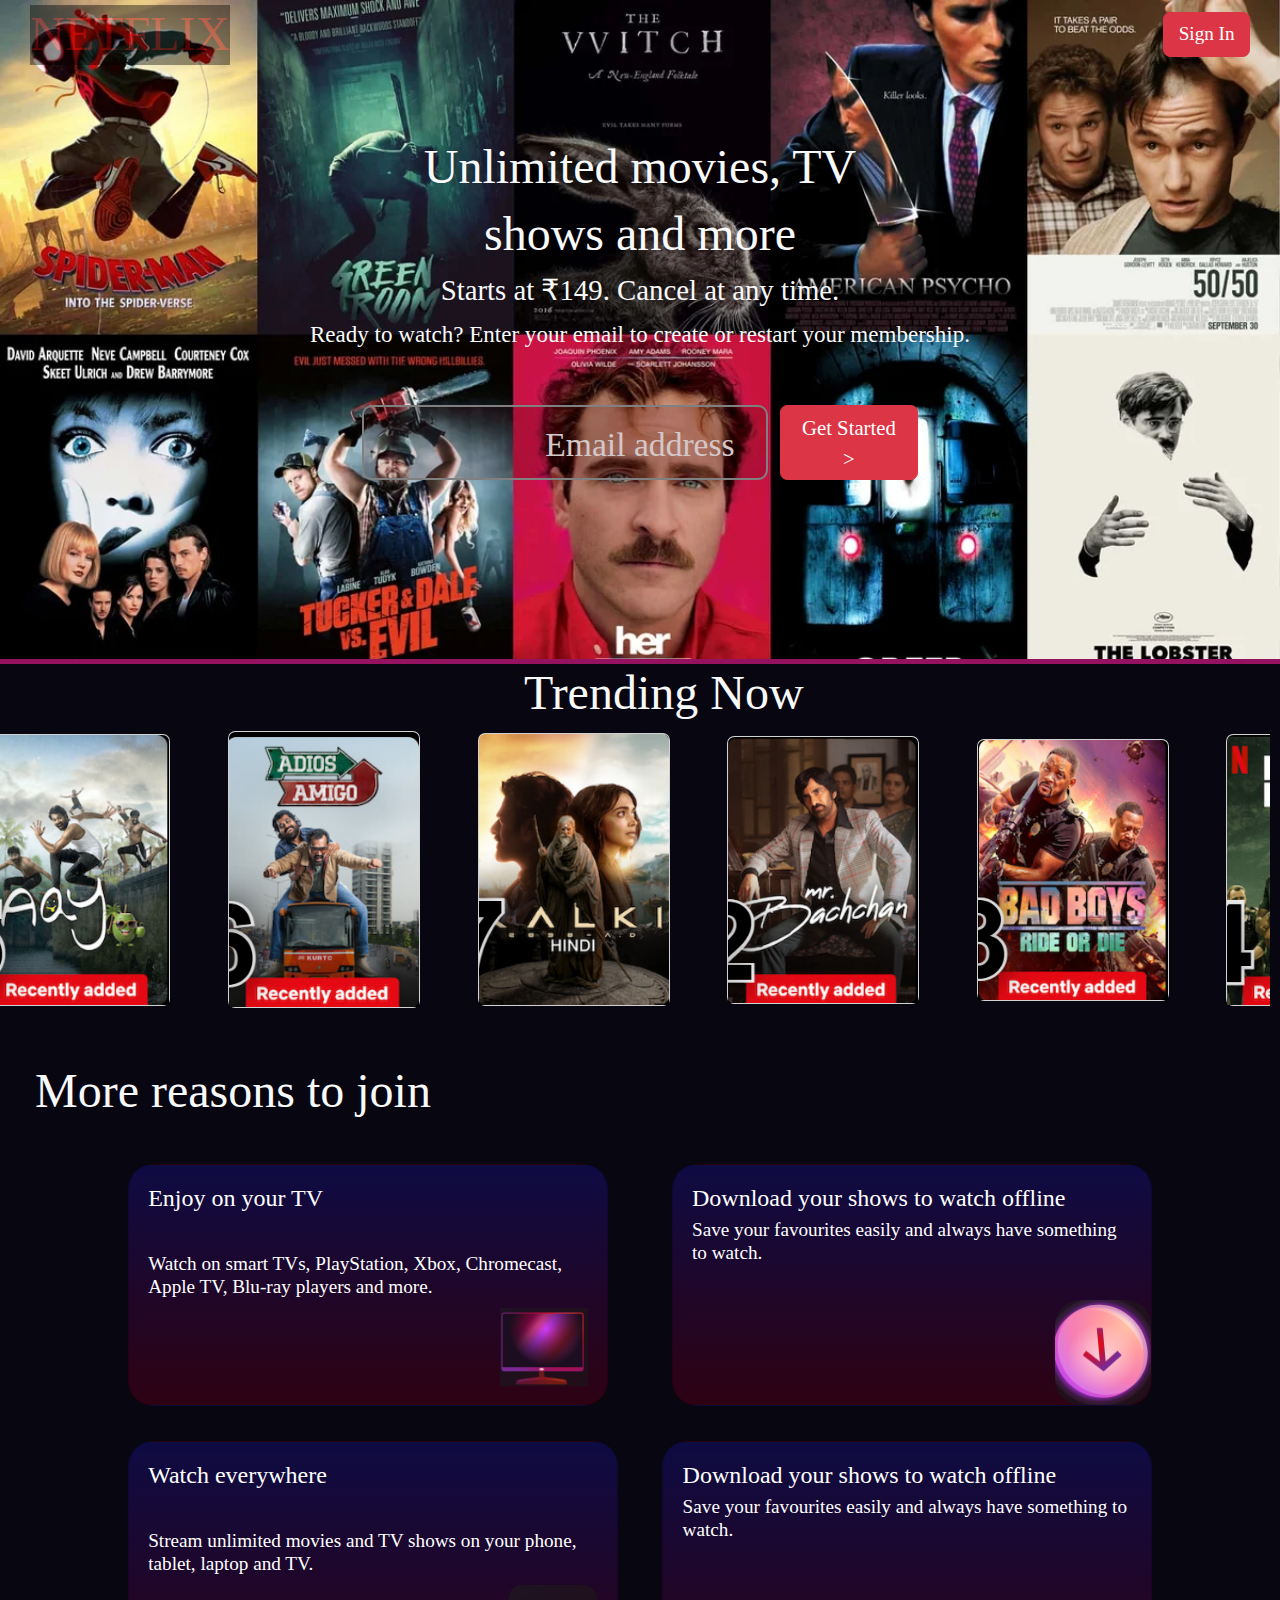
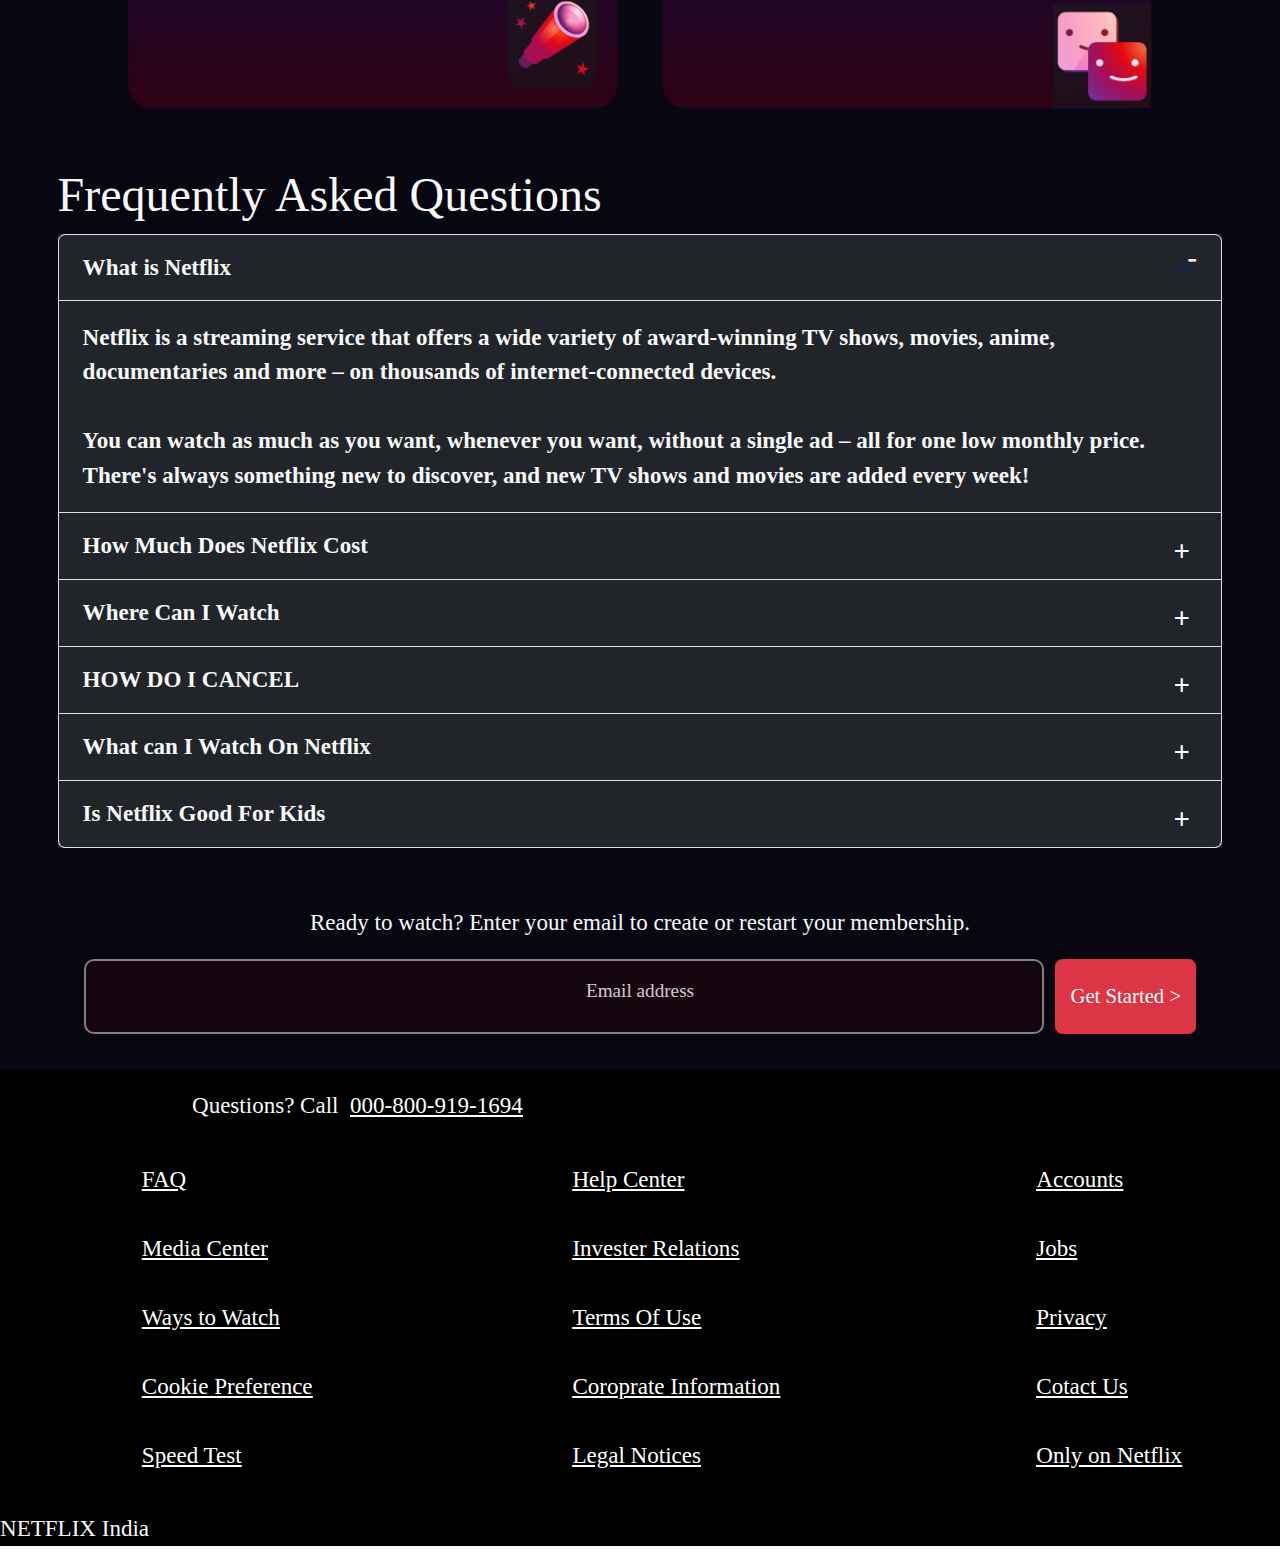
<file: index.html>
<!DOCTYPE html>
<html lang="en">
<head>
    <meta charset="UTF-8">
    <meta name="viewport" content="width=device-width, initial-scale=1.0">
    <title>Netflix India-Watch TV Shows Online,Watch Movies Online</title>
    <link rel="stylesheet" href="https://cdnjs.cloudflare.com/ajax/libs/font-awesome/6.2.1/css/all.min.css">
    <link href="https://cdn.jsdelivr.net/npm/bootstrap@5.3.3/dist/css/bootstrap.min.css" rel="stylesheet" integrity="sha384-QWTKZyjpPEjISv5WaRU9OFeRpok6YctnYmDr5pNlyT2bRjXh0JMhjY6hW+ALEwIH" crossorigin="anonymous">

    <link rel="icon" href="Icons/netflix icon.png" type="image/x-icon">

    <link rel="stylesheet" href="style.css">
</head>
<body>

<header id="MainHeadder">
<div id="HeaderDiv1">


<div id="ForNetflixLetter">
  <h1 style="color: rgba(255, 4, 4, 0.686);opacity: 1;">NETFLIX</h1>
</div>


<div  id="ForSignIn">
    <button onclick="signin()"  type="button" class="btn btn-danger w-5 h-4">Sign In</button>
</div>
<br>
<br>


</div>
<br>
<br>

        
<div class="text-light" id="MidHeader">
    <h1 >Unlimited movies, TV</h1>
    <h1 >shows and more</h1>
    <h4 >Starts at ₹149. Cancel at any time.</h4>
    <p>Ready to watch? Enter your email to create or restart your membership.
    </p>
    <br>
    
    <div id="ForSearchBarAndButtonsSet1">
      <input id="input1" class="text-light" type="text" placeholder=" " >
    <div id="LabelLineA" class="text-light"><h3>Email address</h3></div>
    <br>
    &nbsp;&nbsp;
    <button id="getStarted" type="button" onclick="scrollToLabel()" class="btn btn-danger">Get Started ></button>
    
    </div>
    
    
    
    
    
    
    
    </div>



</header>

<div class="Bordr">

</div>



















<section id="MidSection">
<div id="MidSectionMainDiv">
<div id="midSectionCard1">
 <h1 class="text-light ms-5">Trending Now</h1>



  <div id="encloseCard1">
 <ul id="ulMid1" class="unstyled-list d-flex allign-center justify-content-center gap-5">
 <li id="liA">
   <div class="card" style="width: 10rem;">
    <a href="#"> <img src="Sector36Card1.png" class="card-img-top" alt="..."></a>
     </div>
 </li>
 
 <li id="liA">
   <div class="card" style="width: 10rem;">
    <a href="#"> <img src="mrBachanCard2.png" class="card-img-top" alt="..."></a>
     </div>
 </li>
 
 <li id="liA">
   <div class="card" style="width:10rem;">
    <a href="#"> <img src="BadBoysCard3.png" class="card-img-top" alt="..."></a>
     </div>
 </li>
 
 <li id="liA">
   <div class="card" style="width: 10rem;">
    <a href="#"> <img src="rebalReidgeCard4.png" class="card-img-top" alt="..."></a>
     </div>
 </li>
 
 <li id="liA">
   <div class="card" style="width: 10rem;">
    <a href="#"> <img src="AyeCard5.png" class="card-img-top" alt="..."></a>
     </div>
 </li>



 <li id="liA">
  <div class="card" style="width: 10rem;">
   <a href="#"> <img src="Amigo.png" class="card-img-top" alt="..."></a>
    </div>
</li>


<li id="liA">
  <div class="card" style="width: 10rem;">
   <a href="#"> <img src="Kalki.png" class="card-img-top" alt="..."></a>
    </div>
</li>

<li id="liA">
  <div class="card" style="width: 10rem;">
   <a href="#"> <img src="mrBachanCard2.png" class="card-img-top" alt="..."></a>
    </div>
</li>

<li id="liA">
  <div class="card" style="width:10rem;">
   <a href="#"> <img src="BadBoysCard3.png" class="card-img-top" alt="..."></a>
    </div>
</li>

<li id="liA">
  <div class="card" style="width: 10rem;">
   <a href="#"> <img src="rebalReidgeCard4.png" class="card-img-top" alt="..."></a>
    </div>
</li>

<li id="liA">
  <div class="card" style="width: 10rem;">
   <a href="#"> <img src="AyeCard5.png" class="card-img-top" alt="..."></a>
    </div>
</li>



<li id="liA">
 <div class="card" style="width: 10rem;">
  <a href="#"> <img src="Amigo.png" class="card-img-top" alt="..."></a>
   </div>
</li>


<li id="liA">
 <div class="card" style="width: 10rem;">
  <a href="#"> <img src="Kalki.png" class="card-img-top" alt="..."></a>
   </div>
</li>


 </ul>
 <!-- </div> -->



</div>

<br>









</div>


<div id="FinalMidsECTION">
    <h1 class="text-light" style="margin-left: 35px;">More reasons to join</h1>
    <br>

    <div id="EnclosedCaeds2">
    <div id="CardsPart2-1" class="d-flex allign-center justify-content-center gap-3">
      <div id="A" class="card" style="width: 40rem;">
        <div class="card-body">
          <h5 class="card-title">Enjoy on your TV</h5>
          &nbsp;
          <h6 class="card-subtitle mb-2 text-body-light">Watch on smart TVs, PlayStation, Xbox, Chromecast, Apple TV, Blu-ray players and more.</h6>
          <div class="d-flex  justify-content-center" id="laptop">
          <img style="width: 20%;margin-left: auto;"   src="Laptop1.png">
       </div>
        </div>
      </div>
      &nbsp;  &nbsp;  &nbsp;  &nbsp;
      <div class="card" id="A" style="width: 40rem;">
        <div class="card-body">
          <h5 class="card-title">Download your shows to watch offline</h5>
          <h6 class="card-subtitle mb-2 text-body-light">Save your favourites easily and always have something to watch.</h6>
           </div>
           <div class="d-flex  justify-content-center" id="laptop">
            <img style="width: 20%;border-radius: 25px;  margin-left: auto;"   src="DownWordArrow.png">
         </div>
          </div>
      </div>
    
    <br>
    <div id="CardsPart2-1" class="d-flex allign-center justify-content-center gap-2">
      <div id="A" class="card" style="width: 40rem;">
        <div class="card-body">
          <h5 class="card-title">Watch everywhere</h5>
          &nbsp;
          <h6 class="card-subtitle mb-2 text-body-light">Stream unlimited movies and TV shows on your phone, tablet, laptop and TV.</h6>
          <div class="d-flex  justify-content-center" id="laptop">
          <img style="width: 20%;border-radius: 15%;  margin-left: auto;"   src="Telescope.png">
       </div>
        </div>
      </div>
      &nbsp;  &nbsp;  &nbsp;  &nbsp;
      <div class="card" id="A" style="width: 40rem;">
        <div class="card-body">
          <h5 class="card-title">Download your shows to watch offline</h5>
          <h6 class="card-subtitle mb-2 text-body-light">Save your favourites easily and always have something to watch.</h6>
           </div>
           <div class="d-flex  justify-content-center" id="laptop">
            <img style="width: 20%;margin-left: auto;"   src="emojiMordern.png">
         </div>
          </div>
      </div>
    
    </div>



































































<div id="Faqs" class="text-light text-lead p-5 ">
<h1>Frequently Asked Questions</h1>
<div class="accordion bg-dark" id="accordionExample">

  <div class="accordion-item ">
      <h2 class="accordion-header " id="headingThree">
          <button class="accordion-button bg-dark text-light" type="button" data-bs-toggle="collapse" data-bs-target="#collapseOne" aria-expanded="true" aria-controls="collapseOne ">
            <strong>What is Netflix</strong>
          </button>
      </h2>
      <div id="collapseOne" class="accordion-collapse collapse show text-light bg-dark" aria-labelledby="headingOne" data-bs-parent="#accordionExample">
          <div class="accordion-body">
              <strong>Netflix is a streaming service that offers a wide variety of award-winning TV shows, movies, anime, documentaries and more – on thousands of internet-connected devices.</strong> 
              <br>
              <br>
              <strong>You can watch as much as you want, whenever you want, without a single ad – all for one low monthly price. There's always something new to discover, and new TV shows and movies are added every week!</strong> 
          </div>
      </div>
  </div>

  <!-- Accordion Item 2 -->
  <div class="accordion-item">
      <h2 class="accordion-header" id="headingThree">
          <button class="accordion-button collapsed bg-dark text-lead text-light" type="button" data-bs-toggle="collapse" data-bs-target="#collapseTwo" aria-expanded="false" aria-controls="collapseTwo">
      <strong>How Much Does Netflix Cost</strong>
          </button>
      </h2>
      <div id="collapseTwo" class="accordion-collapse collapse text-light" aria-labelledby="headingTwo" data-bs-parent="#accordionExample">
          <div class="accordion-body bg-dark">
              <strong>Watch Netflix on your smartphone, tablet, Smart TV, laptop, or streaming device, all for one fixed monthly fee. Plans range from ₹149 to ₹649 a month. No extra costs, no contracts..</strong> 
          </div>
      </div>
  </div>
  
  <!-- Accordion Item 3 -->
  <div class="accordion-item ">
      <h2 class="accordion-header" id="headingThree">
          <button class="accordion-button collapsed bg-dark text-lead text-light" type="button" data-bs-toggle="collapse" data-bs-target="#collapseThree" aria-expanded="false" aria-controls="collapseThree">
             <strong>Where Can I Watch</strong>
          </button>
      </h2>
      <div id="collapseThree" class="accordion-collapse collapse" aria-labelledby="headingThree" data-bs-parent="#accordionExample">
          <div class="accordion-body bg-dark text-lead text-light">
              <strong>Watch anywhere, anytime. Sign in with your Netflix account to watch instantly on the web at netflix.com from your personal computer or on any internet-connected device that offers the Netflix app, including smart TVs, smartphones, tablets, streaming media players and game consoles.</strong> 
          </div>
      </div>
  </div>


  <!-- Accordion Item 4 -->

  <div class="accordion-item ">
    <h2 class="accordion-header" id="headingThree">
        <button class="accordion-button collapsed bg-dark text-lead text-light" type="button" data-bs-toggle="collapse" data-bs-target="#collapseThree" aria-expanded="false" aria-controls="collapseThree">
           <strong>HOW DO I CANCEL</strong>
        </button>
    </h2>
    <div id="collapseThree" class="accordion-collapse collapse" aria-labelledby="headingThree" data-bs-parent="#accordionExample">
        <div class="accordion-body bg-dark text-lead text-light">
            <strong>Netflix is flexible. There are no annoying contracts and no commitments. You can easily cancel your account online in two clicks. There are no cancellation fees – start or stop your account anytime.</strong> 
        </div>
    </div>
</div>





<!-- Accordion Item 5 -->

<div class="accordion-item ">
  <h2 class="accordion-header" id="headingThree">
      <button class="accordion-button collapsed bg-dark text-lead text-light" type="button" data-bs-toggle="collapse" data-bs-target="#collapseThree" aria-expanded="false" aria-controls="collapseThree">
         <strong>What can I Watch On Netflix</strong>
      </button>
  </h2>
  <div id="collapseThree" class="accordion-collapse collapse" aria-labelledby="headingThree" data-bs-parent="#accordionExample">
      <div class="accordion-body bg-dark text-lead text-light">
          <strong>Netflix has an extensive library of feature films, documentaries, TV shows, anime, award-winning Netflix originals, and more. Watch as much as you want, anytime you want.</strong> 
      </div>
  </div>
</div>

<!-- Accordion Item 6 -->

<div class="accordion-item ">
  <h2 class="accordion-header" id="headingThree">
      <button class="accordion-button collapsed bg-dark text-lead text-light" type="button" data-bs-toggle="collapse" data-bs-target="#collapseThree" aria-expanded="false" aria-controls="collapseThree">
         <strong>Is Netflix Good For Kids</strong>
      </button>
  </h2>
  <div id="collapseThree" class="accordion-collapse collapse" aria-labelledby="headingThree" data-bs-parent="#accordionExample">
      <div class="accordion-body bg-dark text-lead text-light">
          <strong>The Netflix Kids experience is included in your membership to give parents control while kids enjoy family-friendly TV shows and films in their own space.</strong> 
          <br>
          <strong>Kids profiles come with PIN-protected parental controls that let you restrict the maturity rating of content kids can watch and block specific titles you don’t want kids to see.</strong> 
      </div>
  </div>
</div>



</div>
<!-- Divinner -->




</div>
<!-- Divoutter -->















<p class="text-light text-center ">Ready to watch? Enter your email to create or restart your membership.
</p>


<div id="ForSearchBarAndButtonsSet1">
  
  <input id="input1" class="text-light" type="text" placeholder=" " required>
<div id="LabelLineA" class="text-light "><h6>Email address</h6></div>
&nbsp;&nbsp;
<button id="getStarted" type="button" class="btn btn-danger">Get Started ></button>



</div>
</div>
<br>
</section>


<footer style="font-size: 13px;" class="text-light" id="MainFooter">
  <br>
<p style=" padding-left: 15%; ">Questions? Call &nbsp;<span style="text-decoration: underline;"><a href="">000-800-919-1694</a></span></span></p>
<br>

<div id="footerMainDiv" class="finalNavDivs d-flex">

<nav id="footerNav">
  <ul class="list-unstyled" id="FfooterUl">
    <li><a href="https://help.netflix.com/en">FAQ</a></li>
    <br>
    <li><a href="https://help.netflix.com/en">Media Center</a></li>
    <br>
    <li><a href="https://help.netflix.com/en">Ways to Watch</a></li>
    <br>
    <li><a href="https://help.netflix.com/en">Cookie Preference</a></li>
    <br>
    <li><a href="https://help.netflix.com/en">Speed Test</a></li>
    </ul>
</nav>
&nbsp;
<nav class="" id="footerNav2"></nav>
  <ul class="list-unstyled" id="footerUl">
    <li><a href="https://help.netflix.com/en">Help Center</a></li>
    <br>
    <li><a href="https://help.netflix.com/en">Invester Relations</a></li>
    <br>
    <li><a href="https://help.netflix.com/en">Terms Of Use</a></li>
    <br>
    <li><a href="https://help.netflix.com/en">Coroprate Information</a></li>
    <br>
    <li><a href="https://help.netflix.com/en">Legal Notices</a></li>
    </ul>
</nav>
<nav class="" id="footerNav2"></nav>
  <ul class="list-unstyled" id="footerUl">
    <li><a href="https://help.netflix.com/en">Accounts</a></li>
    <br>
    <li><a href="https://help.netflix.com/en">Jobs</a></li>
    <br>
    <li><a href="https://help.netflix.com/en">Privacy</a></li>
    <br>
    <li><a href="https://help.netflix.com/en">Cotact Us</a></li>
    <br>
    <li><a href="https://help.netflix.com/en">Only on Netflix</a></li>
    </ul>
</nav>
<br>
<br>


</div>
&nbsp; <p>NETFLIX India </p>
</footer>













<script src="https://cdn.jsdelivr.net/npm/bootstrap@5.3.0-alpha1/dist/js/bootstrap.bundle.min.js"></script>
    <script src="index.js"></script>
</body>
</html>
</file>
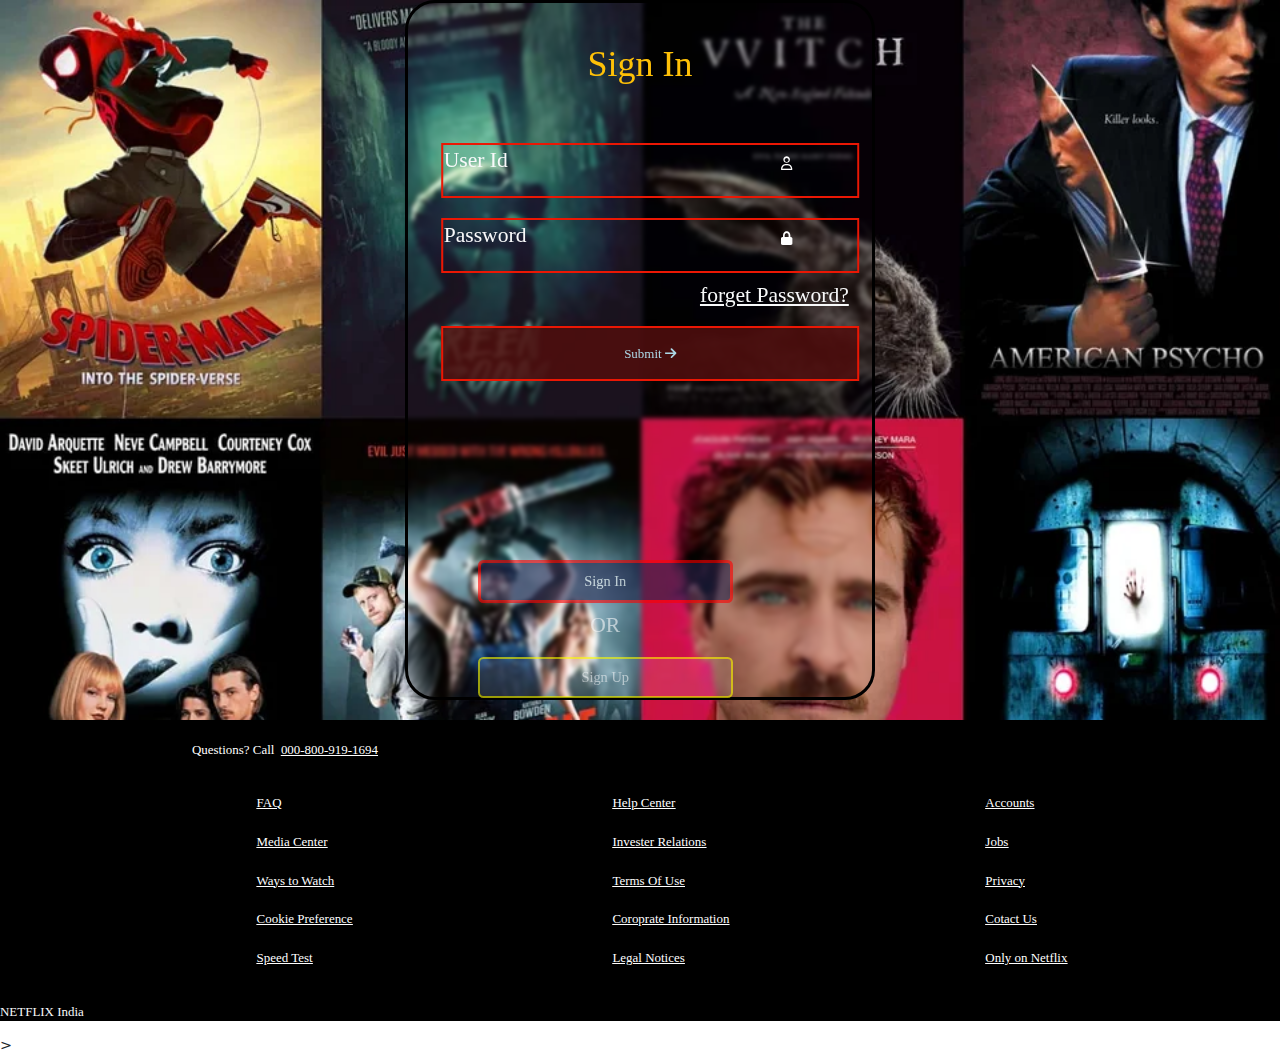
<file: index2.html>
<!DOCTYPE html>
<html lang="en">
<head>
    <meta charset="UTF-8">
    <meta name="viewport" content="width=device-width, initial-scale=1.0">
    <title>NetflixSignin</title>
    <link rel="stylesheet" href="https://cdnjs.cloudflare.com/ajax/libs/font-awesome/6.2.1/css/all.min.css">
    <link href="https://cdn.jsdelivr.net/npm/bootstrap@5.3.3/dist/css/bootstrap.min.css" rel="stylesheet" integrity="sha384-QWTKZyjpPEjISv5WaRU9OFeRpok6YctnYmDr5pNlyT2bRjXh0JMhjY6hW+ALEwIH" crossorigin="anonymous">

    <link rel="icon" href="./Icons/netflix icon.png" type="image/x-icon">
    
    <link href="https://cdn.jsdelivr.net/npm/bootstrap@5.3.3/dist/css/bootstrap.min.css" rel="stylesheet" integrity="sha384-QWTKZyjpPEjISv5WaRU9OFeRpok6YctnYmDr5pNlyT2bRjXh0JMhjY6hW+ALEwIH" crossorigin="anonymous">


    <link rel="stylesheet" href="style.css">


    <link rel="stylesheet" href="style2.css">
</head>
<body>


<div class="form-continer">
  <div class="form-col">
  

    <!-- Login Form Continer -->
     <form  class="form-box login-form" id="loginForm">
      <div class="form-title text-danger">
        <span><h1 class="text-warning">Sign In</h1></span>
      </div>
      <div class="form-inputs">
        <div class="input-box">
          <input id="userid" type="text" class="inputs input-field" >
          <div id="LabelLineP" class="text-light"><h4>User Id</h4></div>

          <i id="icon" class="fa-regular fa-user"></i>
          <span class="text-danger" id="name_error"></span>
        </div>
   
        <div class="input-box">
          <input type="password" class="inputs input-field" id="LogPassword" oninput="changeIcon(this.value)"  >
          <div id="LabelLineP" class="text-light"><h4>Password</h4></div>

          <i id="iconPass" class="fa-solid fa-lock" onclick="myLogPassword()"></i>
          <span class="text-danger" id="Pass_error"></span>
          <!-- <i id="icon" class="fa-regular fa-eye"></i> -->
        </div>
<div class="forget-pass">
  <a class="text-light" href="https://www.netflix.com/in/LoginHelp"><h4>forget Password?</h4></a>
</div>


<div class="input-box">
  <button id="Submit" type="submit" class="inputs submit-btn">
<span>Submit</span>
<i class="fa-solid fa-arrow-right"></i>

  </button>

</div>
      </div>
     </form>



<!-- Register Form -->
<form   class="form-box registration-form" id="RegistrationForm">
  <div class="form-title text-light">
    <span><h1 class="text-danger">Sign Up</h1></span>
  </div>
  <div class="form-inputs">


    <span class="text-info" id="RegisterFormValidation"></span>
    <div  class="input-box2">

      <span class="text-danger" id="email_errorR"></span>
      <input id="emailIDR" type="text" class="inputs input-field">
     
      <div id="LabelLineE" class="text-light"><h3>Email address</h3></div>
      <i id="icon2" class="fa-regular fa-envelope"></i>
 
    </div>




    <div class="input-box2">
      <input type="password" class="inputs input-field" id="LogPasswordR">
      <div id="LabelLineP" class="text-light"><h4>Password</h4></div>
      <span class="text-danger" id="Pass_errorR"></span>
      <i id="icon2" class="fa-solid fa-lock"></i>
    </div>
<br>
    <div class="input-box2">
      <input type="password" oninput="changeIcon(this.value)" class="inputs input-field" id="PasswordC" >
      <div id="LabelLinePC" class="text-light"><h3> Confirm Password</h3></div>
      <span class="text-danger" id="Pass_errorC"></span>
      <i id="icon2" class="fa-solid fa-lock"></i>
     
    </div>

<div class="rember-me">
<input type="checkbox">Rember Me
</div>


<div class="input-box">
<button type="submit" class="inputs submit-btn">
<span>Submit</span>
<i class="fa-solid fa-arrow-right"></i>

</button>

</div>
  </div>
 </form>




 

  <div class="btn-box">
      <button class="btn btn-1  text-light" id="login">Sign In</button>
      <h4 class="text-light text-center">OR</h4>
      <button class="btn btn-1  text-light" id="register">Sign Up</button>
    </div>




  </div>
    <br>
    
</div>










































        <footer style="font-size: 13px;" class="text-light" id="MainFooter">
            <br>
          <p style="padding-left: 15%;color: white;">Questions? Call &nbsp;<span style="text-decoration: underline;"><a href="">000-800-919-1694</a></span></span></p>
          <br>
          
          <div id="footerMainDiv" class="finalNavDivs d-flex">
          
          <nav id="footerNav">
            <ul class="list-unstyled" id="FfooterUl">
              <li><a href="https://help.netflix.com/en">FAQ</a></li>
              <br>
              <li><a href="https://help.netflix.com/en">Media Center</a></li>
              <br>
              <li><a href="https://help.netflix.com/en">Ways to Watch</a></li>
              <br>
              <li><a href="https://help.netflix.com/en">Cookie Preference</a></li>
              <br>
              <li><a href="https://help.netflix.com/en">Speed Test</a></li>
              </ul>
          </nav>
          &nbsp;
          <nav class="" id="footerNav2"></nav>
            <ul class="list-unstyled" id="footerUl">
              <li><a href="https://help.netflix.com/en">Help Center</a></li>
              <br>
              <li><a href="https://help.netflix.com/en">Invester Relations</a></li>
              <br>
              <li><a href="https://help.netflix.com/en">Terms Of Use</a></li>
              <br>
              <li><a href="https://help.netflix.com/en">Coroprate Information</a></li>
              <br>
              <li><a href="https://help.netflix.com/en">Legal Notices</a></li>
              </ul>
          </nav>
          <nav class="" id="footerNav2"></nav>
            <ul class="list-unstyled" id="footerUl">
              <li><a href="https://help.netflix.com/en">Accounts</a></li>
              <br>
              <li><a href="https://help.netflix.com/en">Jobs</a></li>
              <br>
              <li><a href="https://help.netflix.com/en">Privacy</a></li>
              <br>
              <li><a href="https://help.netflix.com/en">Cotact Us</a></li>
              <br>
              <li><a href="https://help.netflix.com/en">Only on Netflix</a></li>
              </ul>
          </nav>
          <br>
          <br>
          
          
          </div>
          &nbsp; <p>NETFLIX India </p>
          </footer>
          <script src="index.js"></script>>
</body>
</html>
</file>
<file: style.css>
*{
    margin: 0px;
    padding: 0px;
    font-family: 'Times New Roman', Times, serif;
    font-size: 1.2rem;
}



#MainHeadder{
    background-image: url(NetFlixBackgroundImage.jpg);
    opacity: 1;
   

    overflow: hidden;
    background-size: cover;
    backdrop-filter: blur(50px);
   
    /* border-bottom: 12px solid rgb(148, 18, 96);
    border-bottom-left-radius: 100px;: This rounds the bottom-left corner.
border-bottom-right-radius: 100px;: This rounds the bottom-right corner. */
  
}

#ForNetflixLetter{
    
margin-right: auto;
background-color: black;
height: 60px;
opacity: 0.4;

}


#HeaderDiv1{
    margin-left: 30px;
    margin-right: 30px;

    display: flex;
    align-items: center;
    justify-content: center;
    align-content: space-evenly;
    
}




#MidHeader{
    display: flex;
    align-items: center;
    justify-content: center;
    flex-direction: column;
    padding-bottom: 14%;
 
}
#ForSearchBarAndButtonsSet1 {
    display: flex;
    align-items: center;
    justify-content: center;
      position: relative;
 

}

#input1 {
    /* width: 100px; */
    padding: 0 30px;
    position: relative; 
    height: 75px;
    outline: none;
    line-height: 90px;
    font-size: 1.2em;
    border-radius: 10px;
    border: 2px solid grey;
    background: transparent;
    background-color: rgba(74, 5, 5, 0.202);
    transition: 0.1s ease;
    z-index: 1;
    width: 75%;
    /* right: 20px; */
}
#getStarted{
    height: 75px;
    outline: none;
    /* line-height: 90px; */
    font-size: .9em;
    text-align: center;
}

#LabelLineA {
    position: absolute;
    top: 20px; /* Adjust based on the input height */

    font-size:15px;
    padding: 0 25px;
    transition: 0.2s ease;
    pointer-events: none; /* Prevent mouse events on the label */
    /* left: 46px; */
}

/* Update this selector to ensure it triggers correctly */
#input1:focus + #LabelLineA,
#input1:not(:placeholder-shown) + #LabelLineA {

    transform: translate(-18px, -18px) scale(0.68);
   
}




#MidSection{

   
  background-color: #070611;
  border-top: 5px solid rgb(148, 18, 96);

}






#ulMid1{
    display: flex;
    align-items: center;
    justify-content: center;
    margin-right: 5%;

}


@media (max-width: 768px) {
    #EnclosedCaeds2 #CardsPart2-1 #CardsPart2-2{
        flex-direction: row;
        gap: 1.5rem;
    }

    #EnclosedCaeds2 #A {
        width: 90%; /* Make cards take up most of the screen width */
    }
}



@media (max-width: 768px) {
    #EnclosedCaeds2 #CardsPart2-1 {
        flex-direction: column; /* Stack cards vertically */
        gap: 1.5rem; /* Adjust gap between the cards */
    }

    .A {
        width: 90%; /* Make cards take up most of the screen width */
    }
}





































































#A{

background:linear-gradient(#0e0b43,rgb(46, 2, 19));
border-radius: 25px;
color: white;

}
#midSectionCard1{
display: flex;
align-items: center;
justify-content: center;
flex-direction: column;

    overflow-x: hidden;
    overflow-y: hidden;
    margin-right: 10px;
    white-space: nowrap;
}


#ulMid1{
    list-style: none;

    width: 50%;
    animation: scroll 180s linear infinite; 
}


#encloseCard1{

    display: flex;
    align-items: center;
 
    justify-content: center;
  
    overflow: hidden;
}





@keyframes scroll{
    0% {
        transform: translateX(0);
    }
    50% {
        transform: translateX(-100%);
    }
    100% {
        transform: translateX(0);
    }
}




#ulMid1 #liA:hover{
transform: scale(1.2);
}


#FinalMidsECTION{
width: 100%;



}



#EnclosedCaeds2{
 width: 80%;
 display: flex;
flex-direction: column;
justify-content: center;
margin-left: auto;
margin-right:auto ;
}


#Faqs{
    overflow: none;
    height: 45%;
    overflow: none;

}



.accordion-button::after {
  
    content: '+';
    font-weight: bold;
    font-size: 1.5rem;
    /* color: black; */
    margin-left: auto;
    color: #fff;
   

}

.accordion-button[aria-expanded="true"]::after {
    content: '-';
    font-weight: bold;
    font-size: 1.5rem;
    color: #fff;
}


#MainFooter{
    background-color: #000000;
    width: 100%;

    
}

#footerMainDiv{
    display: flex;
    align-items: center;
    justify-content: center;
    font-size: 12px;
    font-family: system-ui, -apple-system, BlinkMacSystemFont, 'Segoe UI', Roboto, Oxygen, Ubuntu, Cantarell, 'Open Sans', 'Helvetica Neue', sans-serif;
}

#footerNav{
    padding-left: 44px;
    
}
#footerNav2{
    padding-left: 20%;
}
#FfooterUl,#footerUl{
    text-decoration: underline;
}
#MainFooter a{
    color: #fff;
}
.footer-nav {
    flex: 1; /* Allow the navs to grow and shrink */
    margin: 0 10px; /* Add some space between navs */
  }
</file>
<file: style2.css>
*{
    margin: 0px;
    padding: 0px;
    font-family: 'Times New Roman', Times, serif;
  
    font-size: 0.9rem;
    box-sizing: border-box;

}


.form-continer{
    background-image:url(NetFlixBackgroundImage.jpg) ;
    background-repeat: no-repeat;
    background-size: cover;
    background-attachment: fixed;
    display: flex;
    align-items: center;
    justify-content: center;
    min-height: 20vh;
    /* padding: 0 20px; */
}
.form-col{
    display: flex;
    flex-direction: column;
    height: 700px;
  width: 470px;
  border: 3px solid black;
  border-radius: 30px;
  backdrop-filter: blur(2px);
  margin-bottom: 20px;
  /* overflow: hidden; */
  position: relative;
}

/* Switch Forms Buttons */
.btn-box{
    display: flex;
    justify-content: center;
    flex-direction: column;
    gap: 10px;
    margin-top: 120%;
    width: 75%;
    opacity: 0.6;
    margin-left: 15%;
    width: 55%;
    
   
}
.btn{
    font-weight: 500;
    padding: 8px 30px;
    border: none;
    border: 3px solid red;
    cursor: pointer;
    transition: 0.2s;
}
.btn:hover{
    opacity: 0.68;
}

.form-box{
    position: absolute;
    transform: translateX(-50%);
    display: flex;
    flex-direction: column;
    align-items: center;
    width: 0 30px;
    transition: 1s;
    
}

.form-title{
    margin: 40px;
    font-size: 20px;
    font-weight: 600;
    color: rgba(84, 16, 16, 0.946);
}
#register:hover{
    background-color: white;
    color: rgba(163, 195, 18, 0.741);
    font-weight: 30px;
}
#register{
    border: 2px solid yellow;
}

#login:hover{
    background-color: white;
    color: rgba(163, 195, 18, 0.741);
    font-weight: 30px;
}


/* login form */
.login-form{
    left: 50%;
    
    width: 90%;
   
}
/* login inputs */
.form-inputs{
    width: 100%;
}

.input-box{
    position: relative;
}
.inputs{
    width: 100%;
    height: 55px;
    margin: 10px;
    border: none;
    /* border-radius: 50px; */
    background-color: transparent;
    border: 2px solid rgb(235, 23, 4);
    outline: none;
}
.input-field{
    font-size: 16px;
    padding: 0 40px 0 20px;
    /* background: linear-gradient(rgba(24, 6, 6, 0.776),rgba(100, 68, 7, 0.722)); */
    backdrop-filter: blur(9px);
    color: white;

}

#LabelLineB{
    position: absolute;
 top: 2%;
 left: 4%;


}









::placeholder{
    color: white;
    font-size: 15px;
}
#icon,#iconPass{
    color: white;
}
#icon2{
    color: white;
}
.input-box #icon,#iconPass{
    position: absolute;
    top: 45%;
    left: 350px;
    transform: translateY(-50%);
    width: 16px;
    height: 20px;
}
.forget-pass,.rember-me{
    display: flex;
    justify-content: right;
    color: #fff;
    gap: 5px;
    text-decoration: none;
 
}
.forget-pass:hover{
    text-decoration: underline;
}
.submit-btn{
    background-color: rgba(78, 13, 13, 0.885);
    color: lightblue;
    transition: 0.2s;
}
.submit-btn:hover{
    background-color: white;
    color: black
}
/* Register Form */
.registration-form{
    left: -670%;
}

.registration-form .form-title{
    margin-block: 60px 20px;
}
.input-box #icon2{
    position: absolute;
    top: 45%;
    left: 350px;
    transform: translateY(-50%);
    width: 16px;
    height: 20px;
}
.input-box2{
    position: relative;
}


#icon2{
position: absolute;
left: 90%;
top: 29%;
}


#RegistrationForm{
    width: 90%;
  
}



#loginForm, #RegistrationForm {
    transition: left 0.3s ease, opacity 0.3s ease;
}


#loginForm {
    left: 50%;
    opacity: 1;
}

#RegistrationForm {
    left: 50%;
    opacity: 0;
    position: absolute; 
}

#emailIDR{
    position: relative;
}
#LabelLineE{
    position: absolute;
    top: 23%;
    left: 3%;
}
#emailIDR:focus + #LabelLineE,
#emailIDR:not(:placeholder-shown) + #LabelLineA {

    transform: translate(-18px, -18px) scale(0.68);
    transition: 0.4s;
   
}

/*  */
#LogPasswordR{
    position: relative;
}
#LabelLineP{
    position: absolute;
    top: 20%;
    left: 3%;
}
#LogPasswordR:focus + #LabelLineP,
#LogPasswordR:not(:placeholder-shown) + #LabelLine {

    transform: translate(-19px, -19px) scale(0.68);
    transition: 0.4s;
   
}

#PasswordC{
    position: relative;
}
#LabelLinePC{
    position: absolute;
  top: 12%;
  left: 3%;
 }
 #PasswordC:focus + #LabelLinePC,
 #LogPasswordR:not(:placeholder-shown) + #LabelLinePC {
 
     transform: translate(-19px, -19px) scale(0.68);
     transition: 0.4s;
    
 }

/* Login Form */

#userid{
    position: relative;
}

#LabelLineP{
    position: absolute;

}

#userid:focus + #LabelLineP,
 #userid:not(:placeholder-shown) + #LabelLinePC {
 
     transform: translate(-19px, -19px) scale(0.68);
     transition: 0.4s;
    
 }

 #LogPassword{
    position: relative;
}

#LabelLineP{
    position: absolute;

}

#LogPassword:focus + #LabelLineP,
 #userid:not(:placeholder-shown) + #LabelLinePC {
 
     transform: translate(-19px, -19px) scale(0.68);
     transition: 0.4s;
    
 }






#MainFooter{
    background-color: #000000;
    width: 100%;



    
}

#footerMainDiv{
    display: flex;
    align-items: center;
    justify-content: center;
 
    font-family: system-ui, -apple-system, BlinkMacSystemFont, 'Segoe UI', Roboto, Oxygen, Ubuntu, Cantarell, 'Open Sans', 'Helvetica Neue', sans-serif;
}

#footerNav{
    padding-left: 44px;
    
}
#footerNav2{
    padding-left: 20%;
}
#FfooterUl,#footerUl{
    text-decoration: underline;
}
#MainFooter a{
    color: #fff;
}
.footer-nav {
    flex: 1; /* Allow the navs to grow and shrink */
    margin: 0 10px; /* Add some space between navs */
  }
</file>
